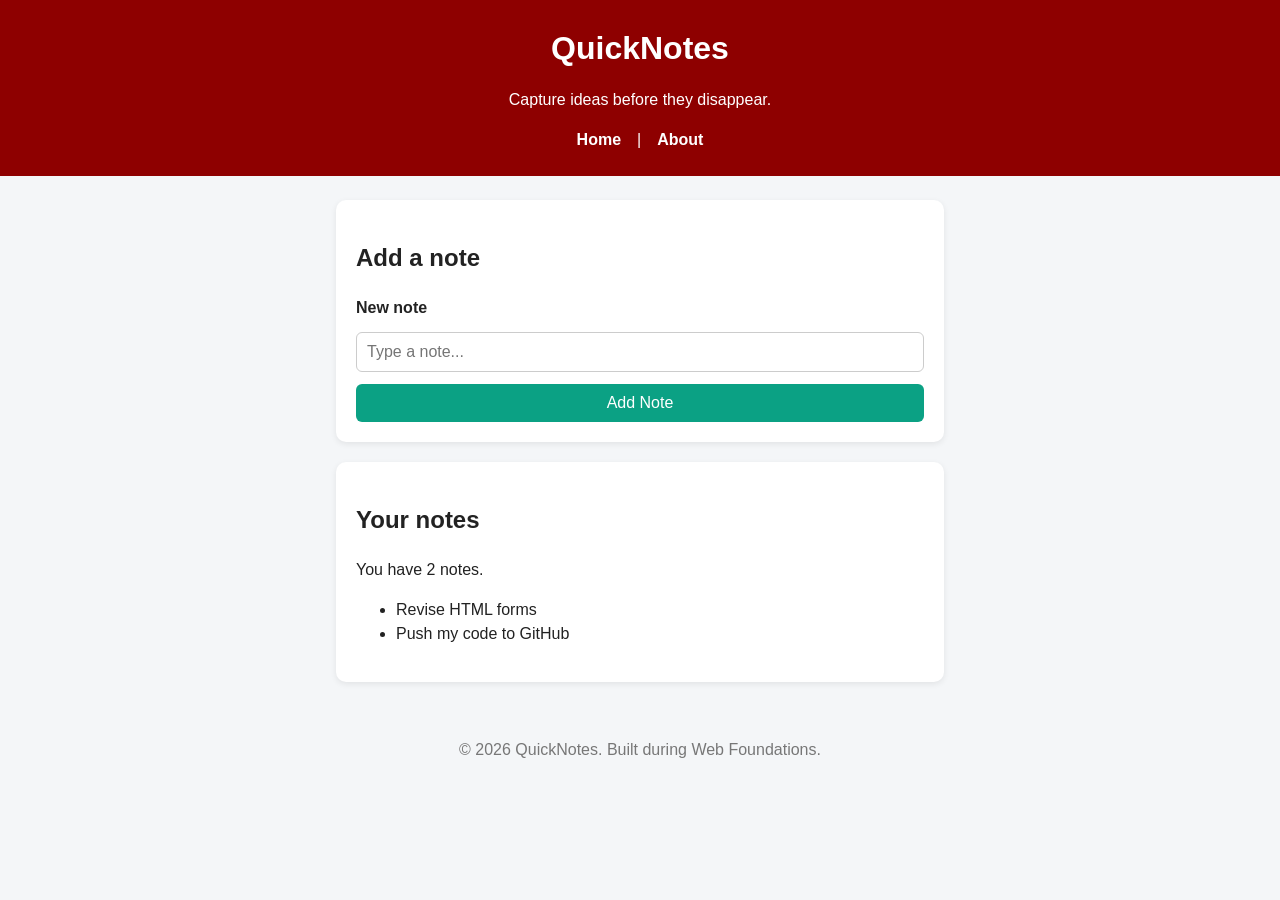
<file: web-foundation-days/day2/index.html>
<!DOCTYPE html>
<html lang="en">
  <head>
    <meta charset="UTF-8" />
    <meta name="viewport" content="width=device-width, initial-scale=1.0" />
    <title>QuickNotes</title>
    <link rel="stylesheet" href="style.css" />
  </head>
  <body>
    <header>
      <h1>QuickNotes</h1>
      <p>Capture ideas before they disappear.</p>
      <nav>
        <a href="index.html">Home</a> | <a href="about.html">About</a>
      </nav>
    </header>
 
    <main>
      <section>
        <h2>Add a note</h2>
        <form id="note-form">
          <label for="note-input">New note</label>
          <input type="text" id="note-input" placeholder="Type a note..." required />
          <button type="submit">Add Note</button>
        </form>
      </section>
 
      <section>
        <h2>Your notes</h2>
        <p id="note-count">You have 2 notes.</p>
        <ul id="notes-list">
          <li>Revise HTML forms</li>
          <li>Push my code to GitHub</li>
        </ul>
      </section>
    </main>
 
    <footer>
      <p>&copy; 2026 QuickNotes. Built during Web Foundations.</p>
    </footer>
  </body>
</html>
</file>
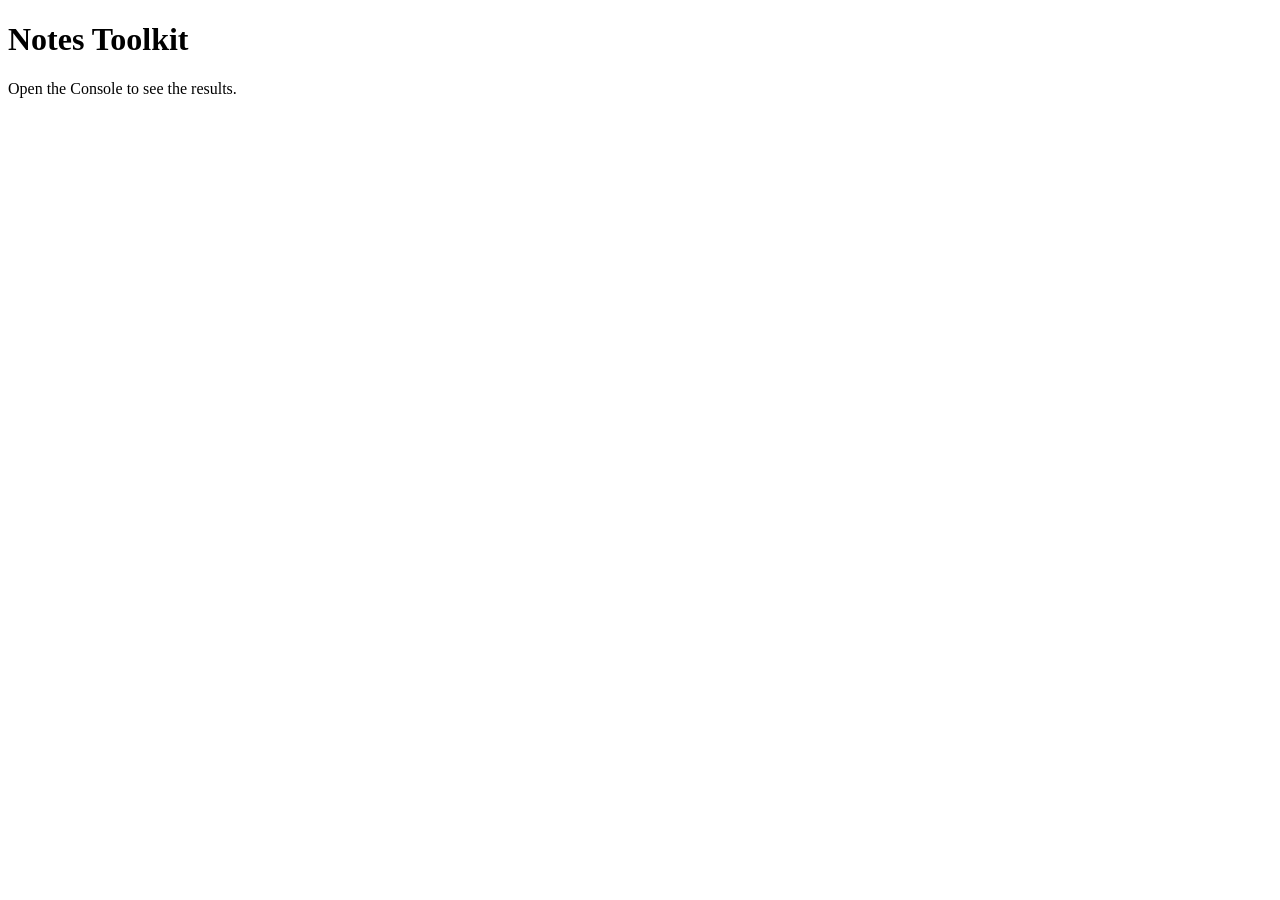
<file: web-foundation-days/day3/index.html>
<!DOCTYPE html>
<html lang="en">
<head>
  <meta charset="UTF-8">
  <meta name="viewport" content="width=device-width, initial-scale=1.0">
  <title>Notes Toolkit</title>
  <script src="script.js" defer></script>
</head>
<body>
  <h1>Notes Toolkit</h1>
  <p>Open the Console to see the results.</p>
</body>
</html>
</file>
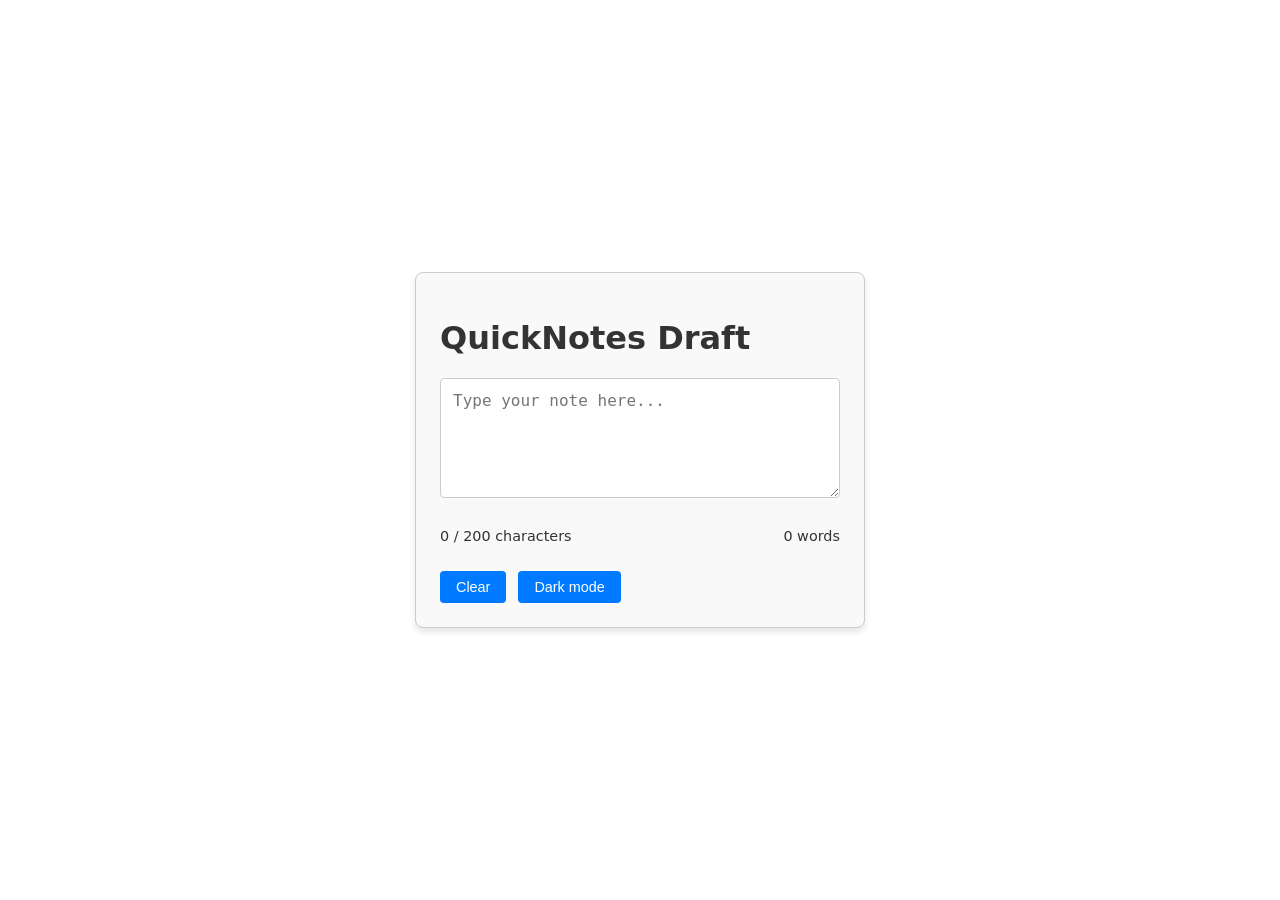
<file: web-foundation-days/day4/index.html>
<!DOCTYPE html>
<html lang="en">
<head>
  <meta charset="UTF-8">
  <meta name="viewport" content="width=device-width, initial-scale=1.0">
  <title>Live Character Counter & Dark Mode</title>
  <link rel="stylesheet" href="style.css">
  <script src="script.js" defer></script>
</head>
<body>
  <main class="container">
    <h1>QuickNotes Draft</h1>
    
    <textarea id="note-text" placeholder="Type your note here..."></textarea>
    
    <div class="stats">
      <p id="char-count">0 / 200 characters</p>
      <p id="word-count">0 words</p>
    </div>

    <div class="actions">
      <button id="clear-btn">Clear</button>
      <button id="theme-toggle">Dark mode</button>
    </div>
  </main>
</body>
</html>
</file>
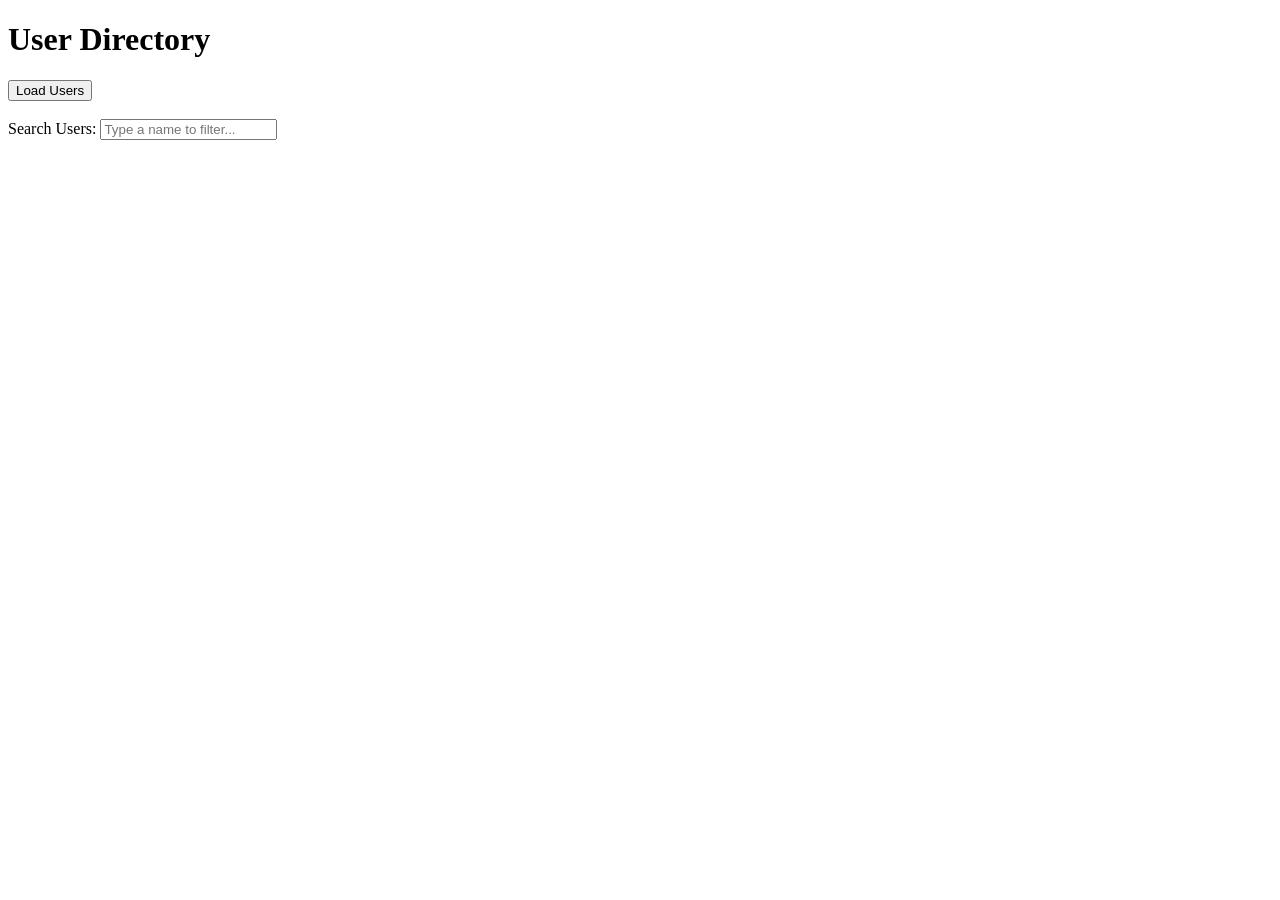
<file: web-foundation-days/day5/index.html>
<!DOCTYPE html>
<html lang="en">
  <head>
    <meta charset="UTF-8" />
    <meta name="viewport" content="width=device-width, initial-scale=1.0" />
    <title>User Directory</title>
    <script src="users.js" defer></script>
  </head>
  <body>
    <h1>User Directory</h1>
    
    <button id="load-users">Load Users</button>
    <br><br>
    
    <label for="user-search">Search Users:</label>
<input type="text" id="user-search" placeholder="Type a name to filter..." />
    
    <p id="status"></p>
    <ul id="users-list"></ul>
  </body>
</html>
</file>
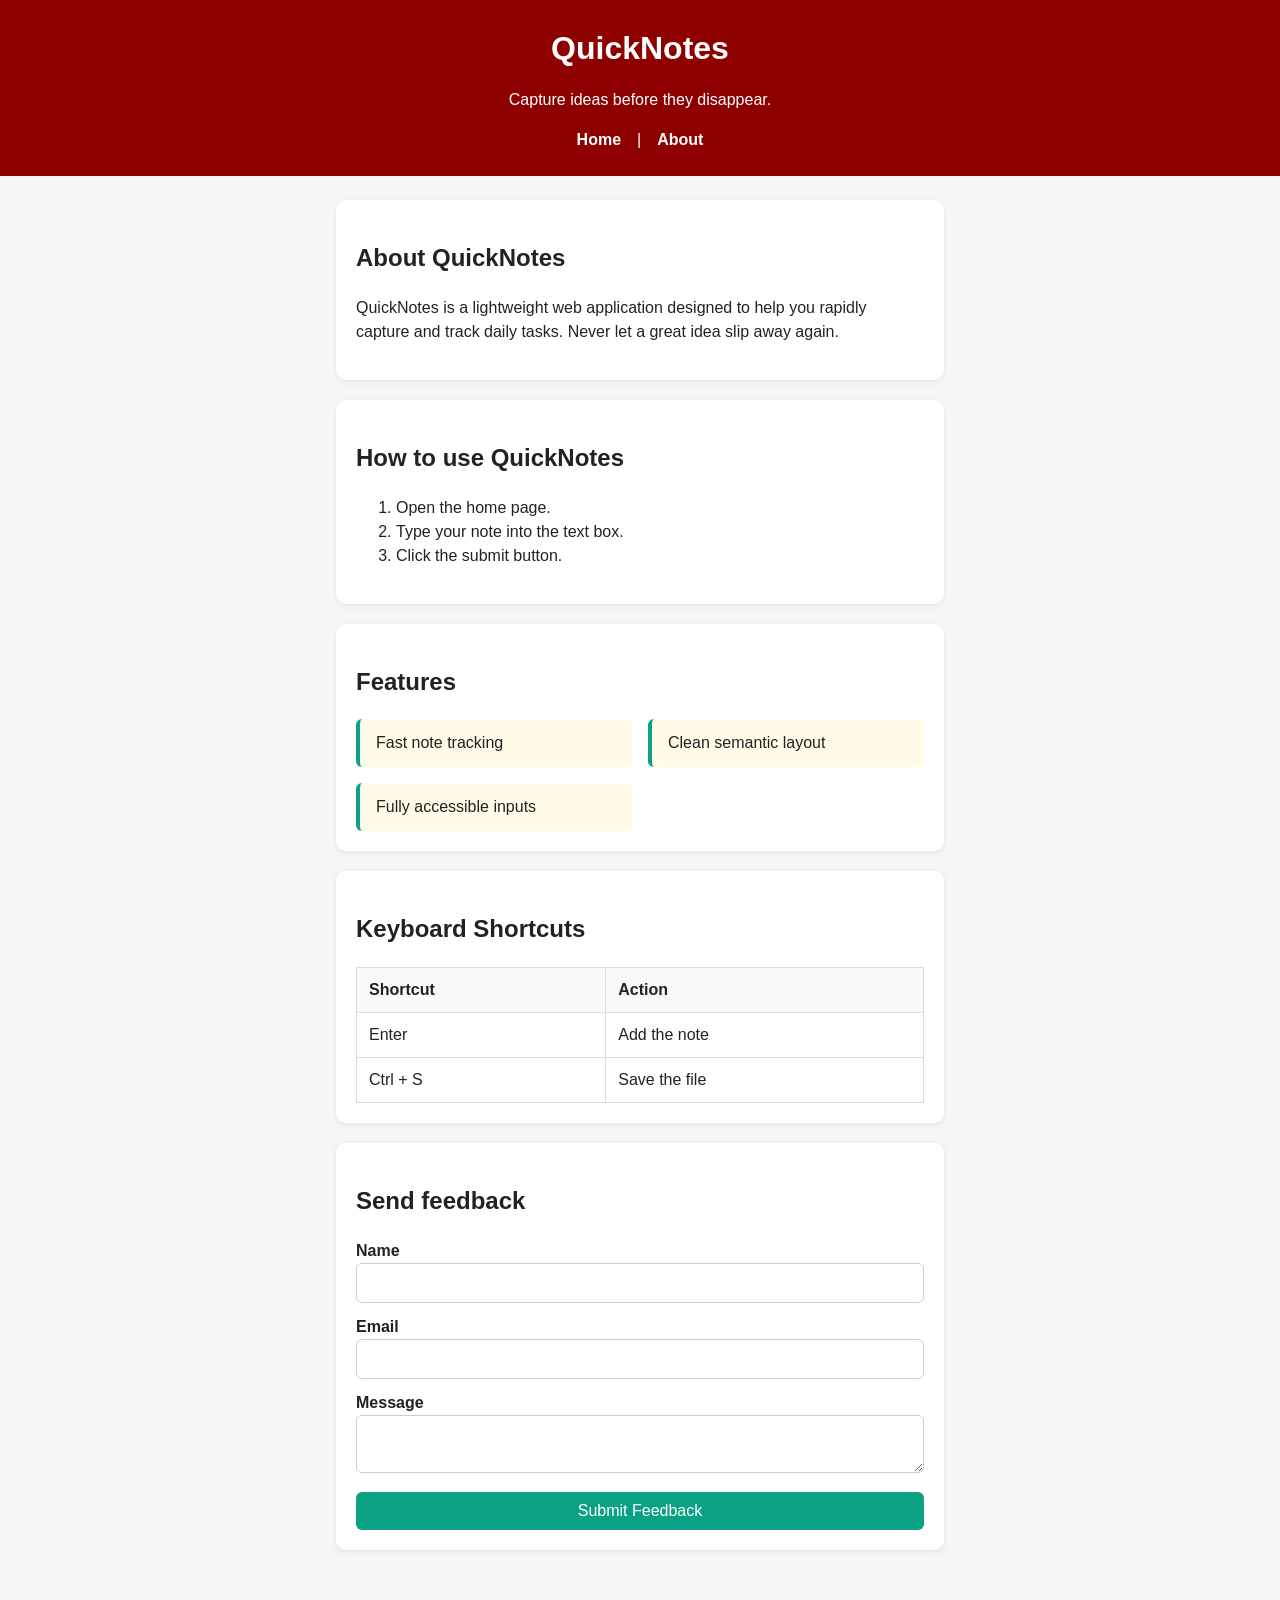
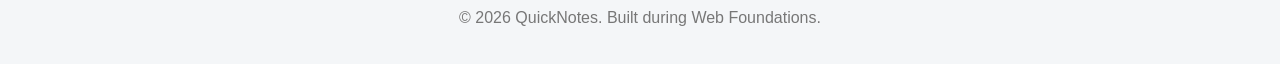
<file: web-foundation-days/day2/about.html>
<!DOCTYPE html>
<html lang="en">
  <head>
    <meta charset="UTF-8" />
    <meta name="viewport" content="width=device-width, initial-scale=1.0" />
    <title>About QuickNotes</title>
    <link rel="stylesheet" href="style.css" />
  </head>
  <body>
    <header>
      <h1>QuickNotes</h1>
      <p>Capture ideas before they disappear.</p>
      <nav>
        <a href="index.html">Home</a> | <a href="about.html">About</a>
      </nav>
    </header>
 
    <main>
      <section>
        <h2>About QuickNotes</h2>
        <p>QuickNotes is a lightweight web application designed to help you rapidly capture and track daily tasks. Never let a great idea slip away again.</p>
      </section>
 
      <section>
        <h2>How to use QuickNotes</h2>
        <ol>
          <li>Open the home page.</li>
          <li>Type your note into the text box.</li>
          <li>Click the submit button.</li>
        </ol>
      </section>
 
      <section>
        <h2>Features</h2>
        <ul class="features">
          <li>Fast note tracking</li>
          <li>Clean semantic layout</li>
          <li>Fully accessible inputs</li>
        </ul>
      </section>
 
      <section>
        <h2>Keyboard Shortcuts</h2>
        <table>
          <thead>
            <tr>
              <th>Shortcut</th>
              <th>Action</th>
            </tr>
          </thead>
          <tbody>
            <tr>
              <td>Enter</td>
              <td>Add the note</td>
            </tr>
            <tr>
              <td>Ctrl + S</td>
              <td>Save the file</td>
            </tr>
          </tbody>
        </table>
      </section>
 
      <section>
        <h2>Send feedback</h2>
        <form>
          <div>
            <label for="name">Name</label>
            <input type="text" id="name" name="name" required />
          </div>
          <div>
            <label for="email">Email</label>
            <input type="email" id="email" name="email" required />
          </div>
          <div>
            <label for="message">Message</label>
            <textarea id="message" name="message" required></textarea>
          </div>
          <button type="submit">Submit Feedback</button>
        </form>
      </section>
    </main>
 
    <footer>
      <p>&copy; 2026 QuickNotes. Built during Web Foundations.</p>
    </footer>
  </body>
</html>
</file>
<file: web-foundation-days/day2/style.css>
/* 1. Reset and Base Styles */
*,
*::before,
*::after {
  box-sizing: border-box;
}

body {
  margin: 0;
  font-family: "Segoe UI", Arial, sans-serif;
  background-color: #f4f6f8;
  color: #222;
  line-height: 1.5;
}

/* 2. Header and Navigation */
header {
  background-color: #8e0000;
  color: white;
  text-align: center;
  padding: 24px 16px;
}

header h1 {
  margin: 0 0 12px 0;
}

nav {
  display: flex;
  justify-content: center;
  gap: 16px;
  margin-top: 12px;
}

nav a {
  color: white;
  text-decoration: none;
  font-weight: 600;
  transition: opacity 0.2s ease;
}

nav a:hover {
  opacity: 0.8;
  text-decoration: underline;
}

/* 3. Main Container and Cards */
main {
  max-width: 640px;
  margin: 24px auto;
  padding: 0 16px;
}

section {
  background: white;
  padding: 20px;
  border-radius: 10px;
  margin-bottom: 20px;
  box-shadow: 0 2px 6px rgba(0, 0, 0, 0.08);
}

/* 4. Features List (CSS Grid Cards) */
.features {
  display: grid;
  grid-template-columns: repeat(auto-fit, minmax(180px, 1fr));
  gap: 16px;
  list-style: none;
  padding: 0;
  margin: 0;
}

.features li {
  background-color: #fffbe6;
  border-left: 4px solid #0ba184;
  padding: 12px 16px;
  border-radius: 6px;
}

/* 5. Tables */
table {
  width: 100%;
  border-collapse: collapse;
  margin-top: 10px;
}

th, td {
  border: 1px solid #ddd;
  padding: 10px 12px;
  text-align: left;
}

th {
  background-color: #f8f9fa;
}

/* 6. Feedback Form */
form {
  display: flex;
  flex-direction: column;
  gap: 12px;
}

form label {
  font-weight: bold;
}

form input,
form textarea {
  width: 100%;
  padding: 10px;
  border: 1px solid #ccc;
  border-radius: 6px;
  font-size: 1rem;
}

button {
  background-color: #0ba184;
  color: white;
  border: none;
  padding: 10px 18px;
  border-radius: 6px;
  font-size: 1rem;
  cursor: pointer;
  transition: background-color 0.2s ease, transform 0.2s ease;
}

button:hover {
  background-color: #088a70;
  transform: translateY(-2px);
}

/* 7. Footer */
footer {
  text-align: center;
  color: #777;
  padding: 16px;
}

/* 8. Responsive Media Query for Small Screens */
@media (max-width: 600px) {
  header {
    padding: 16px 12px;
  }
  
  header h1 {
    font-size: 1.5rem;
  }
  
  nav {
    flex-direction: column;
    gap: 8px;
  }
}
</file>
<file: web-foundation-days/day4/style.css>
:root {
  --bg-color: #ffffff;
  --text-color: #333333;
  --card-bg: #f9f9f9;
  --border-color: #cccccc;
  --btn-bg: #007bff;
  --btn-hover: #0056b3;
}

body.dark {
  --bg-color: #1a1a1a;
  --text-color: #f1f1f1;
  --card-bg: #2a2a2a;
  --border-color: #444444;
  --btn-bg: #0d6efd;
  --btn-hover: #0b5ed7;
}

body {
  background-color: var(--bg-color);
  color: var(--text-color);
  font-family: system-ui, -apple-system, sans-serif;
  display: flex;
  justify-content: center;
  align-items: center;
  height: 100vh;
  margin: 0;
  transition: background-color 0.3s, color 0.3s;
}

.container {
  background-color: var(--card-bg);
  padding: 24px;
  border-radius: 8px;
  border: 1px solid var(--border-color);
  width: 400px;
  box-shadow: 0 4px 6px rgba(0, 0, 0, 0.1);
}

textarea {
  width: 100%;
  height: 120px;
  padding: 12px;
  box-sizing: border-box;
  border: 1px solid var(--border-color);
  border-radius: 4px;
  background-color: var(--bg-color);
  color: var(--text-color);
  resize: vertical;
  font-size: 1rem;
}

.stats {
  display: flex;
  justify-content: space-between;
  margin: 12px 0;
  font-size: 0.9rem;
}

.warning {
  color: orange;
}

.over {
  color: red;
  font-weight: bold;
}

.actions {
  display: flex;
  gap: 12px;
}

button {
  padding: 8px 16px;
  border: none;
  border-radius: 4px;
  cursor: pointer;
  background-color: var(--btn-bg);
  color: white;
  font-size: 0.9rem;
  transition: background-color 0.2s;
}

button:hover {
  background-color: var(--btn-hover);
}
</file>
